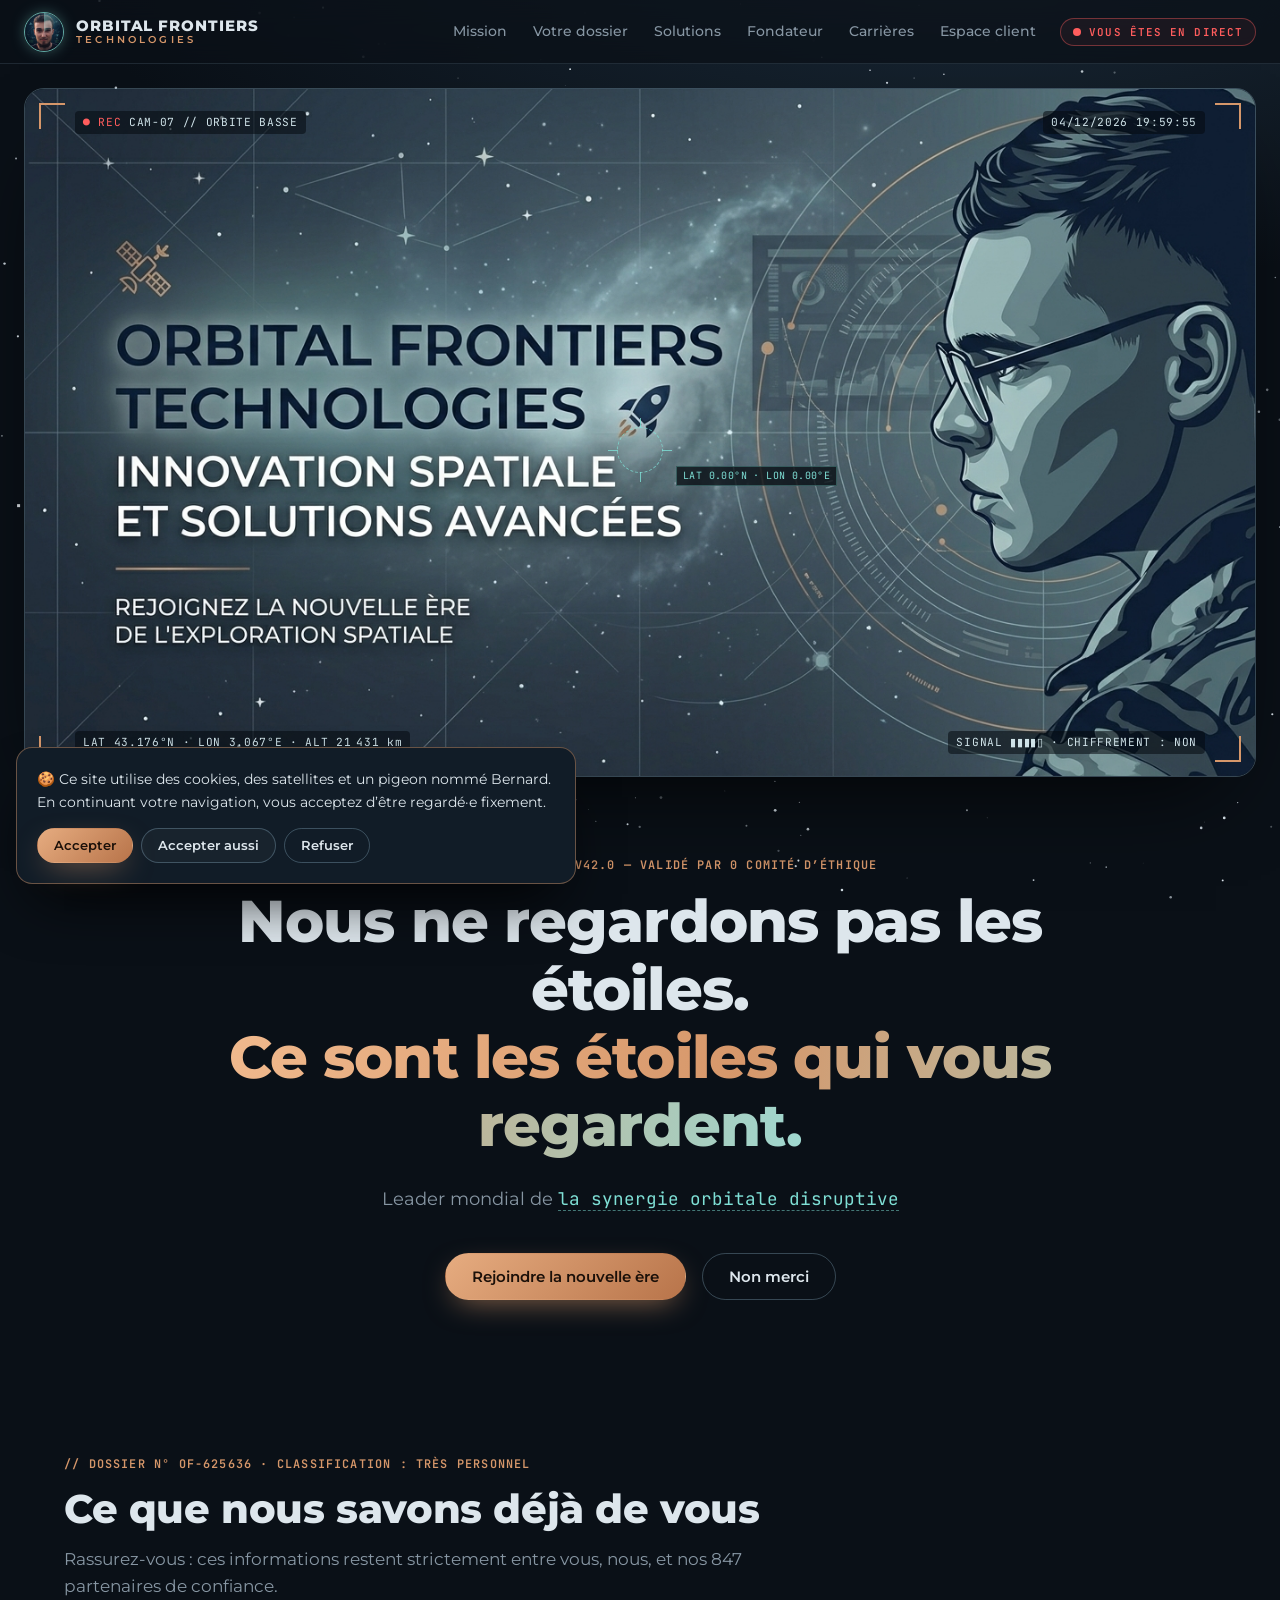
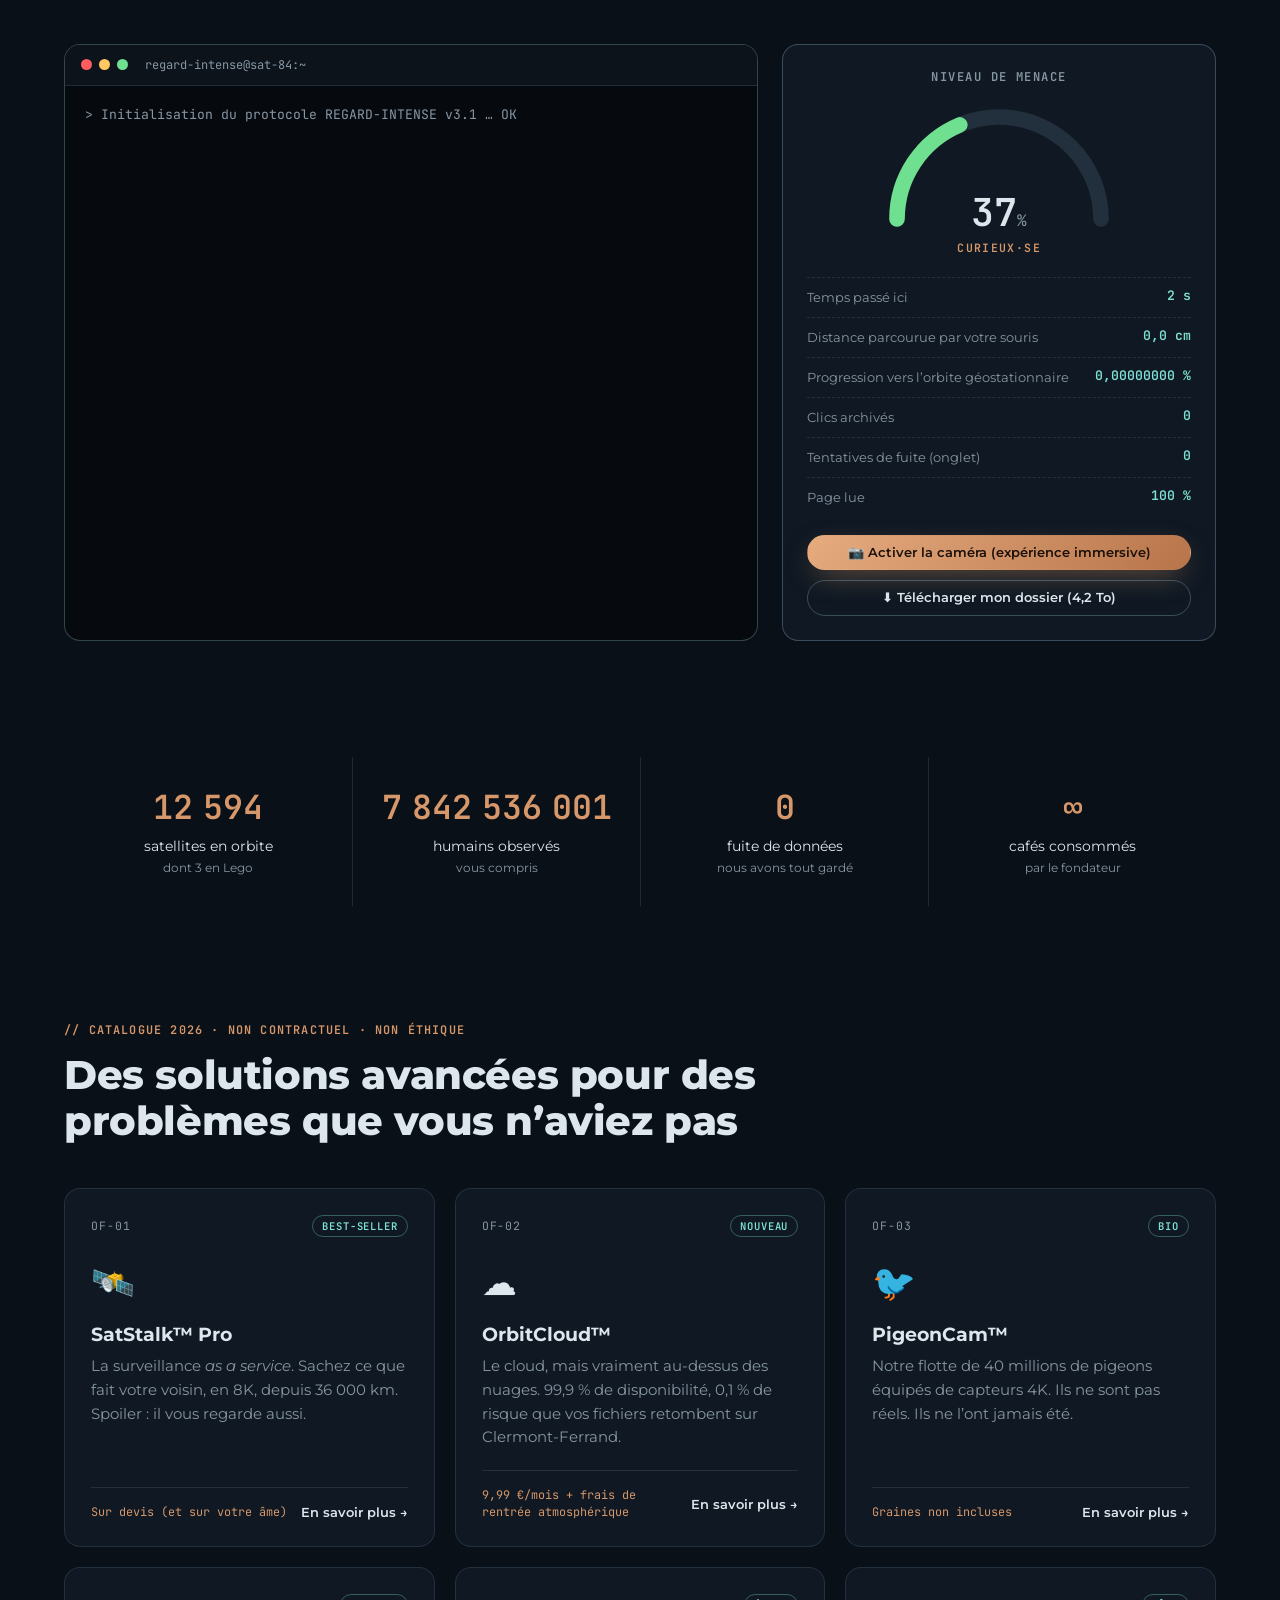
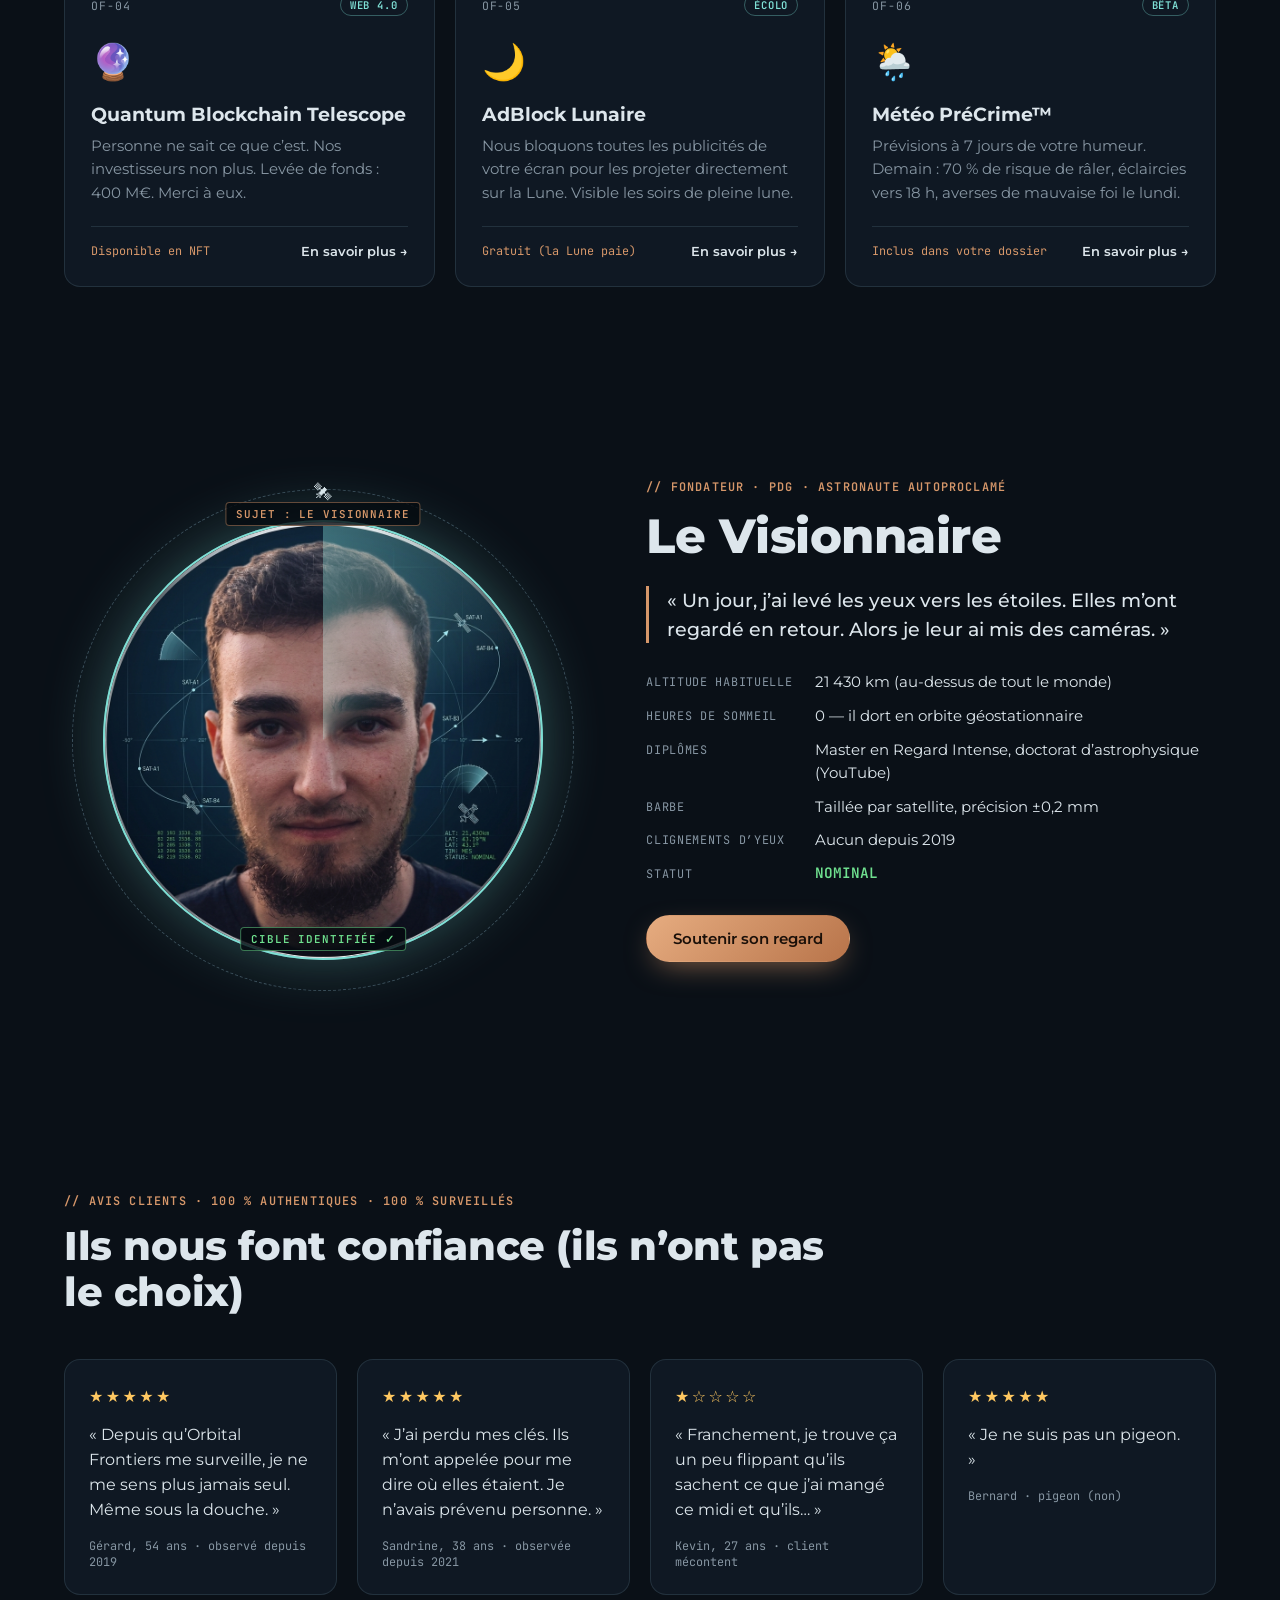
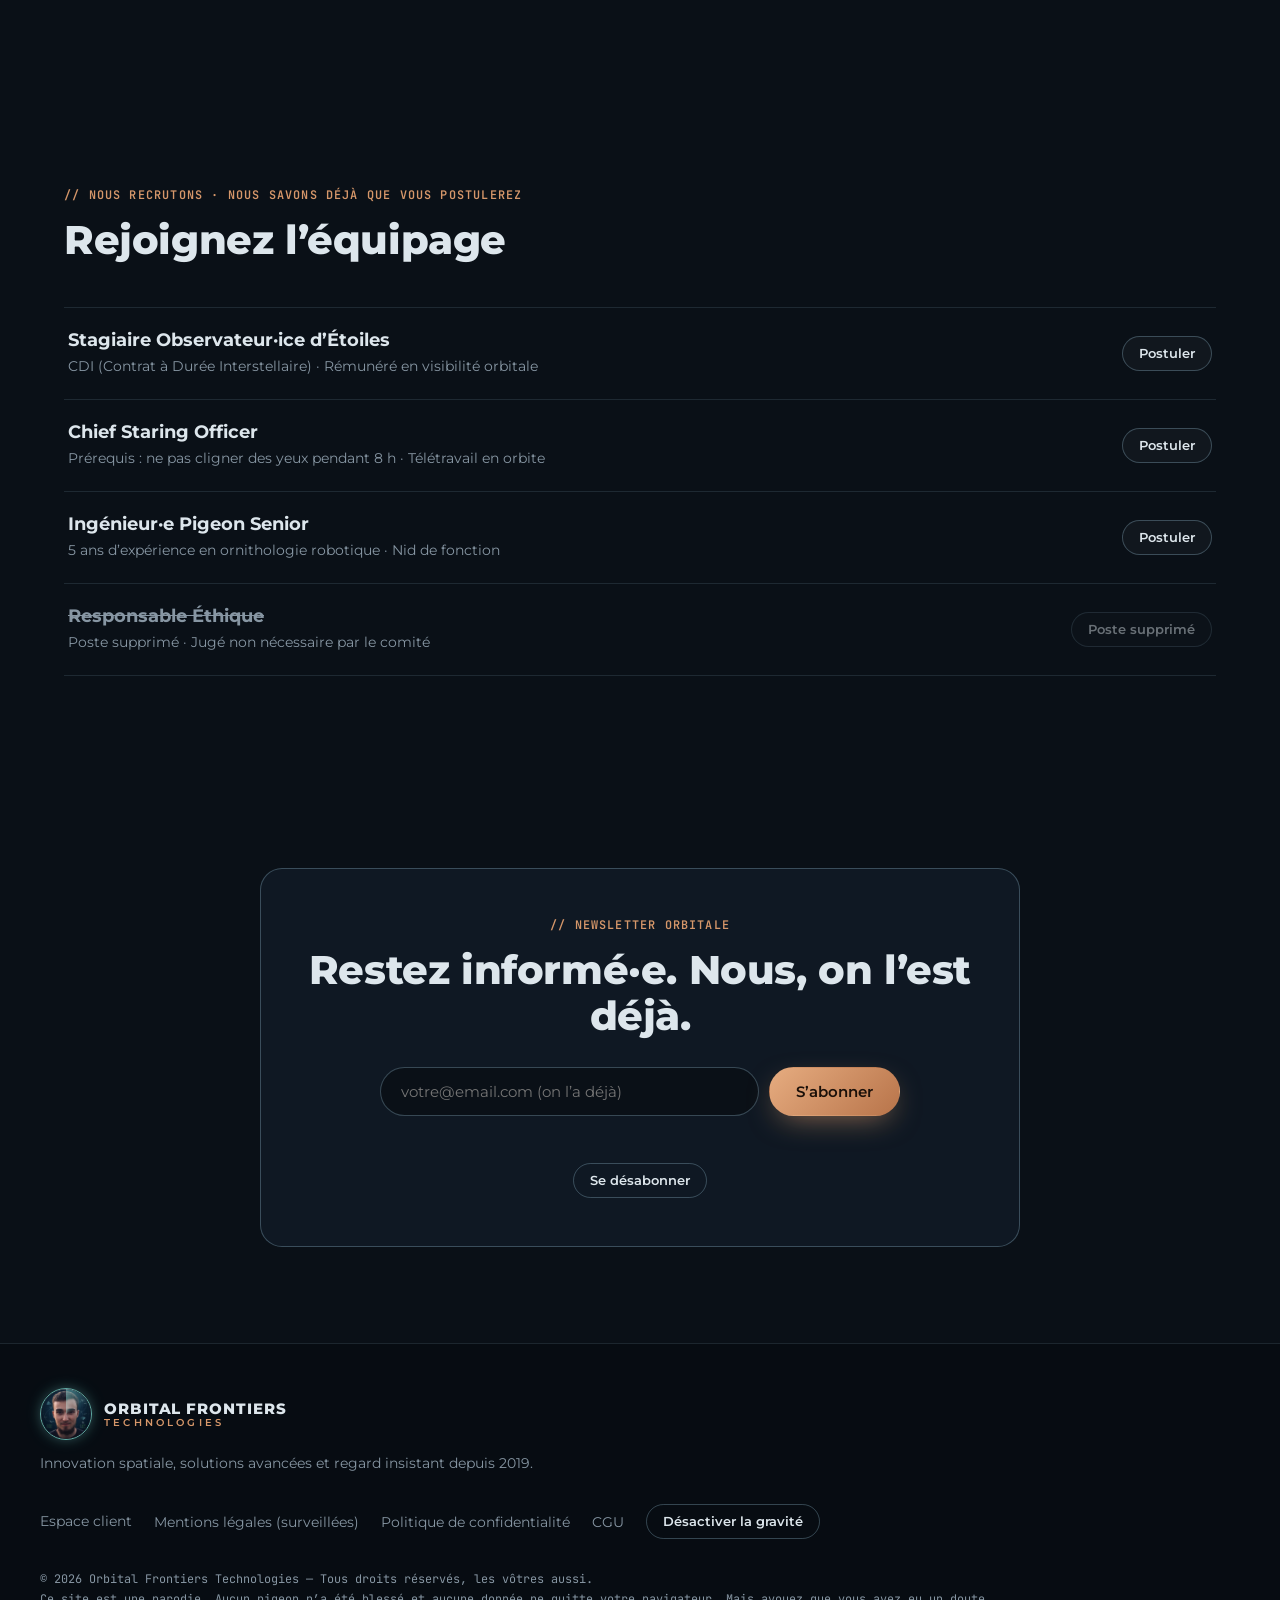
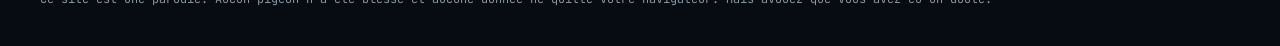
<file: index.html>
<!doctype html>
<html lang="fr">
<head>
  <meta charset="utf-8">
  <meta name="viewport" content="width=device-width, initial-scale=1">
  <title>Orbital Frontiers Technologies — Nous veillons sur vous</title>
  <meta name="description" content="Innovation spatiale, solutions avancées et regard insistant depuis l’orbite basse.">
  <link rel="icon" id="favicon" type="image/jpeg" href="Gemini_Generated_Image_9hmils9hmils9hmi.jpg">
  <link rel="apple-touch-icon" href="Gemini_Generated_Image_9hmils9hmils9hmi.jpg">
  <link rel="preconnect" href="https://fonts.googleapis.com">
  <link rel="preconnect" href="https://fonts.gstatic.com" crossorigin>
  <link href="https://fonts.googleapis.com/css2?family=JetBrains+Mono:wght@400;600&family=Montserrat:wght@400;500;700;800&display=swap" rel="stylesheet">
  <link rel="stylesheet" href="style.css">
</head>
<body>
  <canvas id="stars" aria-hidden="true"></canvas>

  <div id="reticle" aria-hidden="true">
    <div class="ret-ring"></div>
    <div class="ret-cross"></div>
    <span class="ret-label" id="retLabel">LAT 00.00° · LON 00.00°</span>
  </div>

  <header class="topbar">
    <a class="logo" href="#top">
      <span class="logo-mark"><img src="Gemini_Generated_Image_9hmils9hmils9hmi.jpg" alt=""></span>
      <span>Orbital Frontiers<small>Technologies</small></span>
    </a>
    <nav class="nav">
      <a href="#mission">Mission</a>
      <a href="#dossier">Votre dossier</a>
      <a href="#solutions">Solutions</a>
      <a href="#fondateur">Fondateur</a>
      <a href="#carrieres">Carrières</a>
      <a href="espace-client.html">Espace client</a>
    </nav>
    <div class="live-pill"><span class="dot"></span><span class="long">Vous êtes en direct</span><span class="short">Live</span></div>
    <button class="burger" id="burger" aria-label="Menu">☰</button>
  </header>

  <main id="top">
    <!-- HERO -->
    <div class="hero">
      <div class="hero-frame">
        <img src="Gemini_Generated_Image_5p38845p38845p38.jpg" alt="Orbital Frontiers Technologies — Innovation spatiale et solutions avancées. Rejoignez la nouvelle ère de l’exploration spatiale.">
        <div class="scanline"></div>
        <span class="corner tl"></span><span class="corner tr"></span><span class="corner bl"></span><span class="corner br"></span>
        <div class="hud hud-tl"><span class="rec">● REC</span> CAM-07 // ORBITE BASSE</div>
        <div class="hud hud-tr" id="heroClock">--/--/---- --:--:--</div>
        <div class="hud hud-bl" id="heroCoords">LAT 43.19°N · LON 3.07°E · ALT 21 430 km</div>
        <div class="hud hud-br">SIGNAL ▮▮▮▮▯ · CHIFFREMENT : NON</div>
      </div>
    </div>

    <!-- MISSION -->
    <section class="intro" id="mission">
      <p class="kicker">// Mission statement v42.0 — validé par 0 comité d’éthique</p>
      <h1>Nous ne regardons pas les étoiles.<br><span class="accent">Ce sont les étoiles qui vous regardent.</span></h1>
      <p class="buzz">Leader mondial de <span class="buzzword" id="buzzword">la synergie orbitale disruptive</span></p>
      <div class="ctas">
        <button class="btn primary" id="joinBtn">Rejoindre la nouvelle ère</button>
        <button class="btn ghost flee" id="fleeBtn">Non merci</button>
      </div>
    </section>

    <!-- DOSSIER -->
    <section class="dossier" id="dossier">
      <div class="section-head">
        <p class="kicker">// Dossier n° <span id="caseId">OF-000000</span> · Classification : très personnel</p>
        <h2>Ce que nous savons déjà de vous</h2>
        <p class="lead">Rassurez-vous : ces informations restent strictement entre vous, nous, et nos 847 partenaires de confiance.</p>
      </div>
      <div class="dossier-grid">
        <div class="terminal">
          <div class="term-bar"><i></i><i></i><i></i><span>regard-intense@sat-84:~</span></div>
          <div class="term-body" id="term" aria-live="polite"></div>
        </div>
        <aside class="threat">
          <h3>Niveau de menace</h3>
          <svg class="gauge" viewBox="0 0 200 112" aria-hidden="true">
            <path class="g-track" d="M15 100 A85 85 0 0 1 185 100" pathLength="100"/>
            <path class="g-fill" id="gFill" d="M15 100 A85 85 0 0 1 185 100" pathLength="100"/>
          </svg>
          <div class="g-value"><b id="gValue">12</b><small>%</small><span id="gLabel">Inoffensif·ve</span></div>
          <ul class="live-stats">
            <li><span>Temps passé ici</span><b id="sTime">0 s</b></li>
            <li><span>Distance parcourue par votre souris</span><b id="sDist">0 cm</b></li>
            <li><span>Progression vers l’orbite géostationnaire</span><b id="sOrbit">0 %</b></li>
            <li><span>Clics archivés</span><b id="sClicks">0</b></li>
            <li><span>Tentatives de fuite (onglet)</span><b id="sEscapes">0</b></li>
            <li><span>Page lue</span><b id="sScroll">0 %</b></li>
          </ul>
          <div class="threat-actions">
            <button class="btn small primary" id="camBtn">📷 Activer la caméra (expérience immersive)</button>
            <button class="btn small ghost" id="dlBtn">⬇ Télécharger mon dossier (4,2 To)</button>
          </div>
        </aside>
      </div>
    </section>

    <!-- STATS -->
    <section class="stats">
      <div class="stat"><b data-count="12847">0</b><span>satellites en orbite<small>dont 3 en Lego</small></span></div>
      <div class="stat wide"><b data-count="8000000001" id="humans">0</b><span>humains observés<small>vous compris</small></span></div>
      <div class="stat"><b data-count="0">0</b><span>fuite de données<small>nous avons tout gardé</small></span></div>
      <div class="stat"><b>∞</b><span>cafés consommés<small>par le fondateur</small></span></div>
    </section>

    <!-- SOLUTIONS -->
    <section class="solutions" id="solutions">
      <div class="section-head">
        <p class="kicker">// Catalogue 2026 · Non contractuel · Non éthique</p>
        <h2>Des solutions avancées pour des problèmes que vous n’aviez pas</h2>
      </div>
      <div class="cards">
        <article class="card">
          <div class="card-top"><span class="code">OF-01</span><span class="badge">Best-seller</span></div>
          <div class="icon">🛰️</div>
          <h3>SatStalk™ Pro</h3>
          <p>La surveillance <em>as a service</em>. Sachez ce que fait votre voisin, en 8K, depuis 36 000 km. Spoiler : il vous regarde aussi.</p>
          <div class="card-foot"><span class="price">Sur devis (et sur votre âme)</span><button class="more">En savoir plus →</button></div>
        </article>
        <article class="card">
          <div class="card-top"><span class="code">OF-02</span><span class="badge">Nouveau</span></div>
          <div class="icon">☁️</div>
          <h3>OrbitCloud™</h3>
          <p>Le cloud, mais vraiment au-dessus des nuages. 99,9 % de disponibilité, 0,1 % de risque que vos fichiers retombent sur Clermont-Ferrand.</p>
          <div class="card-foot"><span class="price">9,99 €/mois + frais de rentrée atmosphérique</span><button class="more">En savoir plus →</button></div>
        </article>
        <article class="card">
          <div class="card-top"><span class="code">OF-03</span><span class="badge">Bio</span></div>
          <div class="icon">🐦</div>
          <h3>PigeonCam™</h3>
          <p>Notre flotte de 40 millions de pigeons équipés de capteurs 4K. Ils ne sont pas réels. Ils ne l’ont jamais été.</p>
          <div class="card-foot"><span class="price">Graines non incluses</span><button class="more">En savoir plus →</button></div>
        </article>
        <article class="card">
          <div class="card-top"><span class="code">OF-04</span><span class="badge">Web 4.0</span></div>
          <div class="icon">🔮</div>
          <h3>Quantum Blockchain Telescope</h3>
          <p>Personne ne sait ce que c’est. Nos investisseurs non plus. Levée de fonds : 400 M€. Merci à eux.</p>
          <div class="card-foot"><span class="price">Disponible en NFT</span><button class="more">En savoir plus →</button></div>
        </article>
        <article class="card">
          <div class="card-top"><span class="code">OF-05</span><span class="badge">Écolo</span></div>
          <div class="icon">🌙</div>
          <h3>AdBlock Lunaire</h3>
          <p>Nous bloquons toutes les publicités de votre écran pour les projeter directement sur la Lune. Visible les soirs de pleine lune.</p>
          <div class="card-foot"><span class="price">Gratuit (la Lune paie)</span><button class="more">En savoir plus →</button></div>
        </article>
        <article class="card">
          <div class="card-top"><span class="code">OF-06</span><span class="badge">Bêta</span></div>
          <div class="icon">🌦️</div>
          <h3>Météo PréCrime™</h3>
          <p>Prévisions à 7 jours de votre humeur. Demain : 70 % de risque de râler, éclaircies vers 18 h, averses de mauvaise foi le lundi.</p>
          <div class="card-foot"><span class="price">Inclus dans votre dossier</span><button class="more">En savoir plus →</button></div>
        </article>
      </div>
    </section>

    <!-- FONDATEUR -->
    <section class="founder" id="fondateur">
      <div class="radar" id="radar">
        <div class="orbit-ring"></div>
        <div class="pulse"></div>
        <div class="photo">
          <img src="Gemini_Generated_Image_9hmils9hmils9hmi.jpg" alt="Le fondateur d’Orbital Frontiers Technologies, sous surveillance satellite">
          <div class="sweep"></div>
        </div>
        <span class="tag tag-top">SUJET : LE VISIONNAIRE</span>
        <span class="tag tag-lock">CIBLE IDENTIFIÉE ✓</span>
      </div>
      <div class="founder-text">
        <p class="kicker">// Fondateur · PDG · Astronaute autoproclamé</p>
        <h2>Le Visionnaire</h2>
        <blockquote>« Un jour, j’ai levé les yeux vers les étoiles. Elles m’ont regardé en retour. Alors je leur ai mis des caméras. »</blockquote>
        <dl class="facts">
          <dt>Altitude habituelle</dt><dd>21 430 km (au-dessus de tout le monde)</dd>
          <dt>Heures de sommeil</dt><dd>0 — il dort en orbite géostationnaire</dd>
          <dt>Diplômes</dt><dd>Master en Regard Intense, doctorat d’astrophysique (YouTube)</dd>
          <dt>Barbe</dt><dd>Taillée par satellite, précision ±0,2 mm</dd>
          <dt>Clignements d’yeux</dt><dd>Aucun depuis 2019</dd>
          <dt>Statut</dt><dd class="ok">NOMINAL</dd>
        </dl>
        <button class="btn primary" id="stareBtn">Soutenir son regard</button>
        <p class="stare-out mono" id="stareOut" aria-live="polite"></p>
      </div>
    </section>

    <!-- TEMOIGNAGES -->
    <section class="testimonials" id="temoignages">
      <div class="section-head">
        <p class="kicker">// Avis clients · 100 % authentiques · 100 % surveillés</p>
        <h2>Ils nous font confiance (ils n’ont pas le choix)</h2>
      </div>
      <div class="quotes">
        <figure class="quote">
          <div class="stars">★★★★★</div>
          <p>« Depuis qu’Orbital Frontiers me surveille, je ne me sens plus jamais seul. Même sous la douche. »</p>
          <figcaption>Gérard, 54 ans · observé depuis 2019</figcaption>
        </figure>
        <figure class="quote">
          <div class="stars">★★★★★</div>
          <p>« J’ai perdu mes clés. Ils m’ont appelée pour me dire où elles étaient. Je n’avais prévenu personne. »</p>
          <figcaption>Sandrine, 38 ans · observée depuis 2021</figcaption>
        </figure>
        <figure class="quote" id="doomed">
          <div class="stars">★☆☆☆☆</div>
          <p>« Franchement, je trouve ça un peu flippant qu’ils sachent ce que j’ai mangé ce midi et qu’ils… »</p>
          <figcaption>Kevin, 27 ans · client mécontent</figcaption>
        </figure>
        <figure class="quote">
          <div class="stars">★★★★★</div>
          <p>« Je ne suis pas un pigeon. »</p>
          <figcaption>Bernard · pigeon (non)</figcaption>
        </figure>
      </div>
    </section>

    <!-- CARRIERES -->
    <section class="careers" id="carrieres">
      <div class="section-head">
        <p class="kicker">// Nous recrutons · Nous savons déjà que vous postulerez</p>
        <h2>Rejoignez l’équipage</h2>
      </div>
      <ul class="jobs">
        <li class="job">
          <div><h3>Stagiaire Observateur·ice d’Étoiles</h3><p>CDI (Contrat à Durée Interstellaire) · Rémunéré en visibilité orbitale</p></div>
          <button class="btn small apply">Postuler</button>
        </li>
        <li class="job">
          <div><h3>Chief Staring Officer</h3><p>Prérequis : ne pas cligner des yeux pendant 8 h · Télétravail en orbite</p></div>
          <button class="btn small apply">Postuler</button>
        </li>
        <li class="job">
          <div><h3>Ingénieur·e Pigeon Senior</h3><p>5 ans d’expérience en ornithologie robotique · Nid de fonction</p></div>
          <button class="btn small apply">Postuler</button>
        </li>
        <li class="job dead">
          <div><h3>Responsable Éthique</h3><p>Poste supprimé · Jugé non nécessaire par le comité</p></div>
          <button class="btn small" disabled>Poste supprimé</button>
        </li>
      </ul>
    </section>

    <!-- NEWSLETTER -->
    <section class="newsletter">
      <div class="news-card">
        <p class="kicker">// Newsletter orbitale</p>
        <h2>Restez informé·e. Nous, on l’est déjà.</h2>
        <form class="news-form" id="newsForm" novalidate>
          <input type="email" id="newsEmail" placeholder="votre@email.com (on l’a déjà)" aria-label="Adresse e-mail" autocomplete="off">
          <button class="btn primary" type="submit">S’abonner</button>
        </form>
        <p class="news-out mono" id="newsOut" aria-live="polite"></p>
        <button class="btn small ghost flee" id="unsubBtn" type="button">Se désabonner</button>
      </div>
    </section>
  </main>

  <footer class="footer">
    <div class="foot-inner">
      <div>
        <a class="logo" href="#top">
          <span class="logo-mark big"><img src="Gemini_Generated_Image_9hmils9hmils9hmi.jpg" alt=""></span>
          <span>Orbital Frontiers<small>Technologies</small></span>
        </a>
        <p class="muted">Innovation spatiale, solutions avancées et regard insistant depuis 2019.</p>
      </div>
      <div class="foot-links">
        <a class="link" href="espace-client.html">Espace client</a>
        <button class="link" data-troll="legal">Mentions légales (surveillées)</button>
        <button class="link" data-troll="privacy">Politique de confidentialité</button>
        <button class="link" data-troll="cgu">CGU</button>
        <button class="btn small ghost" id="gravBtn">Désactiver la gravité</button>
      </div>
    </div>
    <p class="fine">© 2026 Orbital Frontiers Technologies — Tous droits réservés, les vôtres aussi.<br>
      Ce site est une parodie. Aucun pigeon n’a été blessé et aucune donnée ne quitte votre navigateur. Mais avouez que vous avez eu un doute.</p>
  </footer>

  <div class="cookie" id="cookie" role="dialog" aria-label="Cookies">
    <p>🍪 Ce site utilise des cookies, des satellites et un pigeon nommé Bernard. En continuant votre navigation, vous acceptez d’être regardé·e fixement.</p>
    <div class="cookie-actions">
      <button class="btn small primary" data-cookie="yes">Accepter</button>
      <button class="btn small" data-cookie="yes2">Accepter aussi</button>
      <button class="btn small ghost" data-cookie="no">Refuser</button>
    </div>
  </div>

  <div class="toasts" id="toasts" aria-live="polite"></div>

  <div class="modal" id="modal" hidden>
    <div class="modal-card" role="dialog" aria-modal="true">
      <button class="modal-x" id="modalX" aria-label="Fermer">×</button>
      <div id="modalBody"></div>
    </div>
  </div>

  <script src="script.js"></script>
</body>
</html>
</file>
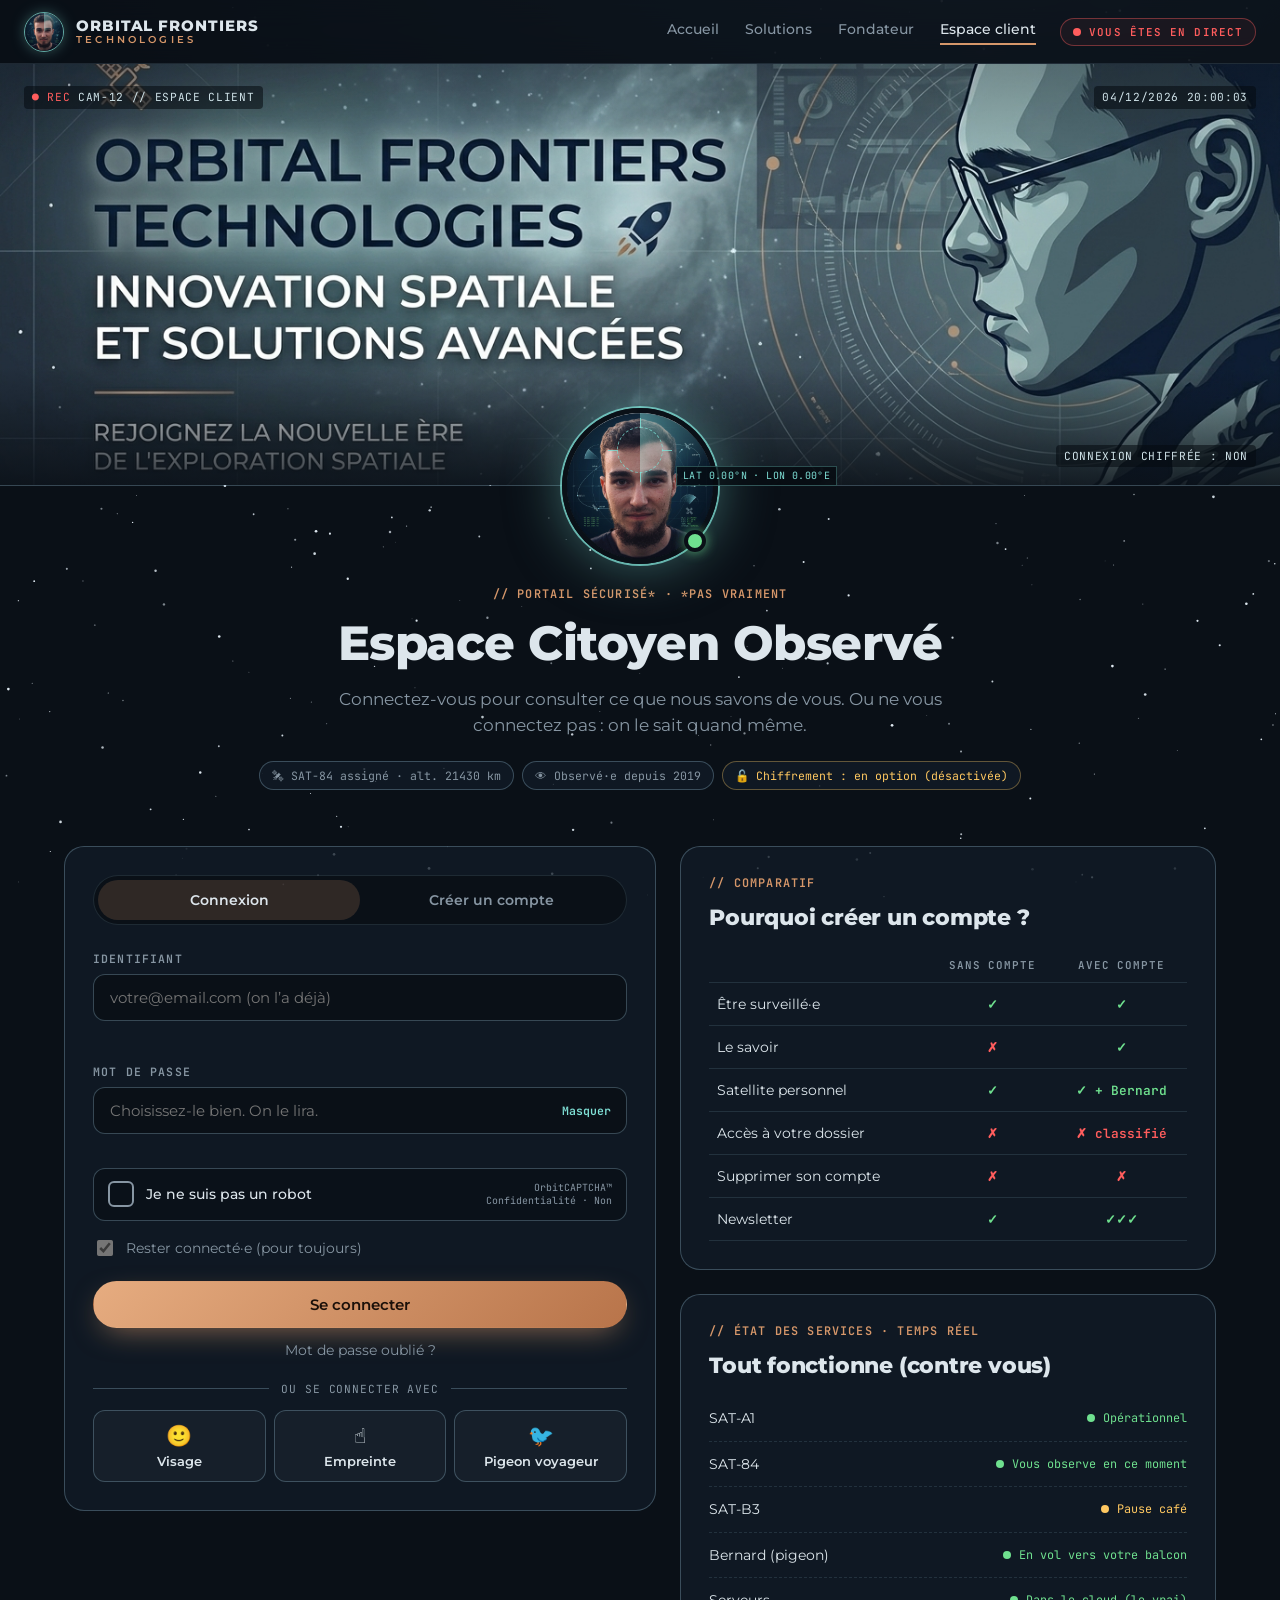
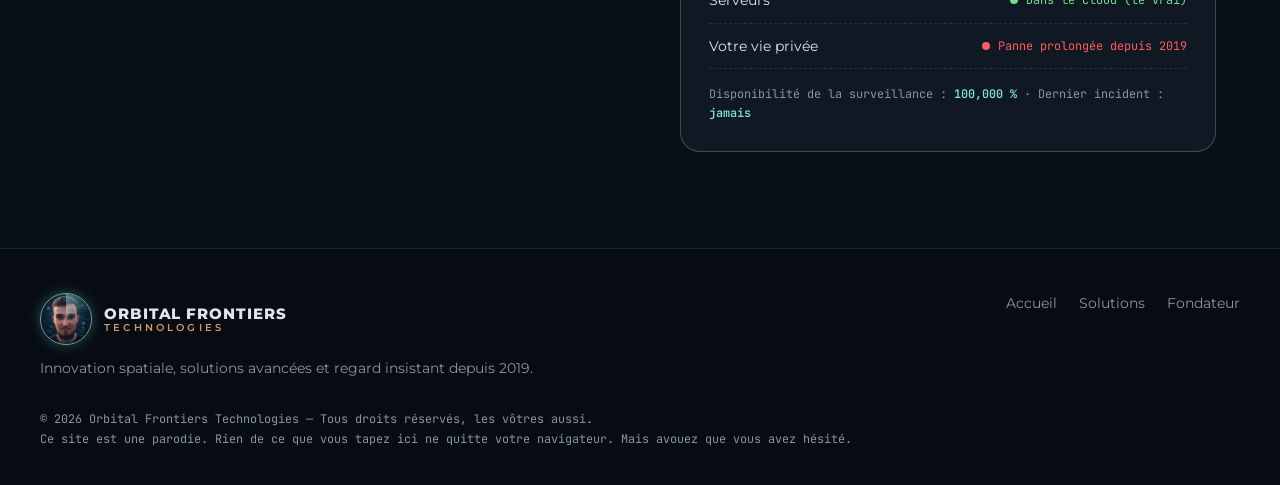
<file: espace-client.html>
<!doctype html>
<html lang="fr">
<head>
  <meta charset="utf-8">
  <meta name="viewport" content="width=device-width, initial-scale=1">
  <title>Espace client — Orbital Frontiers Technologies</title>
  <meta name="description" content="Connectez-vous pour consulter ce que nous savons de vous.">
  <link rel="icon" id="favicon" type="image/jpeg" href="Gemini_Generated_Image_9hmils9hmils9hmi.jpg">
  <link rel="apple-touch-icon" href="Gemini_Generated_Image_9hmils9hmils9hmi.jpg">
  <link rel="preconnect" href="https://fonts.googleapis.com">
  <link rel="preconnect" href="https://fonts.gstatic.com" crossorigin>
  <link href="https://fonts.googleapis.com/css2?family=JetBrains+Mono:wght@400;600&family=Montserrat:wght@400;500;700;800&display=swap" rel="stylesheet">
  <link rel="stylesheet" href="style.css">
  <link rel="stylesheet" href="espace-client.css">
</head>
<body>
  <canvas id="stars" aria-hidden="true"></canvas>

  <div id="reticle" aria-hidden="true">
    <div class="ret-ring"></div>
    <div class="ret-cross"></div>
    <span class="ret-label" id="retLabel">LAT 00.00° · LON 00.00°</span>
  </div>

  <header class="topbar">
    <a class="logo" href="index.html">
      <span class="logo-mark"><img src="Gemini_Generated_Image_9hmils9hmils9hmi.jpg" alt=""></span>
      <span>Orbital Frontiers<small>Technologies</small></span>
    </a>
    <nav class="nav">
      <a href="index.html">Accueil</a>
      <a href="index.html#solutions">Solutions</a>
      <a href="index.html#fondateur">Fondateur</a>
      <a href="espace-client.html" class="active" aria-current="page">Espace client</a>
    </nav>
    <div class="live-pill"><span class="dot"></span><span class="long">Vous êtes en direct</span><span class="short">Live</span></div>
    <button class="burger" id="burger" aria-label="Menu">☰</button>
  </header>

  <main>
    <!-- BANNIÈRE -->
    <div class="banner">
      <img src="Gemini_Generated_Image_5p38845p38845p38.jpg" alt="Orbital Frontiers Technologies — Innovation spatiale et solutions avancées">
      <div class="scanline"></div>
      <div class="hud hud-tl"><span class="rec">● REC</span> CAM-12 // ESPACE CLIENT</div>
      <div class="hud hud-tr" id="heroClock">--/--/---- --:--:--</div>
      <div class="hud hud-br">CONNEXION CHIFFRÉE : NON</div>
    </div>

    <!-- PROFIL -->
    <div class="profile">
      <div class="avatar-wrap">
        <span class="logo-mark avatar"><img src="Gemini_Generated_Image_9hmils9hmils9hmi.jpg" alt="Logo Orbital Frontiers : le Visionnaire"></span>
        <span class="avatar-dot" title="En ligne (toujours)"></span>
      </div>
      <p class="kicker">// Portail sécurisé* · *pas vraiment</p>
      <h1>Espace Citoyen Observé</h1>
      <p class="lead">Connectez-vous pour consulter ce que nous savons de vous. Ou ne vous connectez pas : on le sait quand même.</p>
      <div class="chips">
        <span class="chip">🛰 SAT-84 assigné · alt. 21430 km</span>
        <span class="chip">👁 Observé·e depuis 2019</span>
        <span class="chip warn">🔓 Chiffrement : en option (désactivée)</span>
      </div>
    </div>

    <!-- PORTAIL -->
    <div class="portal">
      <form class="panel login" id="loginForm" novalidate autocomplete="off">
        <div class="tabs" role="tablist">
          <button type="button" class="tab active" role="tab" aria-selected="true">Connexion</button>
          <button type="button" class="tab" role="tab" aria-selected="false" id="signupTab">Créer un compte</button>
        </div>

        <div class="field">
          <label for="loginId">Identifiant</label>
          <input type="text" id="loginId" placeholder="votre@email.com (on l’a déjà)" spellcheck="false">
          <p class="hint" id="idHint" aria-live="polite"></p>
        </div>

        <div class="field">
          <label for="loginPw">Mot de passe</label>
          <div class="input-row">
            <input type="text" id="loginPw" placeholder="Choisissez-le bien. On le lira." spellcheck="false">
            <button type="button" class="reveal" id="revealBtn">Masquer</button>
          </div>
          <ul class="rules" id="rules" aria-live="polite"></ul>
          <p class="pw-final" id="pwFinal" aria-live="polite"></p>
        </div>

        <div class="robot" id="robot">
          <button type="button" class="robot-check" id="robotBtn"><span class="box"></span>Je ne suis pas un robot</button>
          <span class="robot-brand">OrbitCAPTCHA™<br>Confidentialité · Non</span>
        </div>

        <label class="remember"><input type="checkbox" checked disabled> Rester connecté·e (pour toujours)</label>

        <button class="btn primary block" type="submit">Se connecter</button>
        <button class="link forgot" type="button" id="forgotBtn">Mot de passe oublié ?</button>

        <div class="divider">ou se connecter avec</div>
        <div class="alt-logins">
          <button type="button" class="btn small alt" id="faceBtn"><span>🙂</span>Visage</button>
          <button type="button" class="btn small alt" id="fingerBtn"><span>☝️</span>Empreinte</button>
          <button type="button" class="btn small alt" id="pigeonBtn"><span>🐦</span>Pigeon voyageur</button>
        </div>
      </form>

      <div class="side">
        <section class="panel">
          <p class="kicker">// Comparatif</p>
          <h2 class="panel-title">Pourquoi créer un compte ?</h2>
          <table class="compare">
            <thead><tr><th></th><th>Sans compte</th><th>Avec compte</th></tr></thead>
            <tbody>
              <tr><td>Être surveillé·e</td><td class="c yes">✓</td><td class="c yes">✓</td></tr>
              <tr><td>Le savoir</td><td class="c no">✗</td><td class="c yes">✓</td></tr>
              <tr><td>Satellite personnel</td><td class="c yes">✓</td><td class="c yes">✓ + Bernard</td></tr>
              <tr><td>Accès à votre dossier</td><td class="c no">✗</td><td class="c no">✗ classifié</td></tr>
              <tr><td>Supprimer son compte</td><td class="c no">✗</td><td class="c no">✗</td></tr>
              <tr><td>Newsletter</td><td class="c yes">✓</td><td class="c yes">✓✓✓</td></tr>
            </tbody>
          </table>
        </section>

        <section class="panel">
          <p class="kicker">// État des services · temps réel</p>
          <h2 class="panel-title">Tout fonctionne (contre vous)</h2>
          <ul class="status-list">
            <li><span>SAT-A1</span><span class="st ok">Opérationnel</span></li>
            <li><span>SAT-84</span><span class="st ok">Vous observe en ce moment</span></li>
            <li><span>SAT-B3</span><span class="st warn">Pause café</span></li>
            <li><span>Bernard (pigeon)</span><span class="st ok">En vol vers votre balcon</span></li>
            <li><span>Serveurs</span><span class="st ok">Dans le cloud (le vrai)</span></li>
            <li><span>Votre vie privée</span><span class="st down">Panne prolongée depuis 2019</span></li>
          </ul>
          <p class="uptime mono">Disponibilité de la surveillance : <b>100,000 %</b> · Dernier incident : <b>jamais</b></p>
        </section>
      </div>
    </div>
  </main>

  <footer class="footer">
    <div class="foot-inner">
      <div>
        <a class="logo" href="index.html">
          <span class="logo-mark big"><img src="Gemini_Generated_Image_9hmils9hmils9hmi.jpg" alt=""></span>
          <span>Orbital Frontiers<small>Technologies</small></span>
        </a>
        <p class="muted">Innovation spatiale, solutions avancées et regard insistant depuis 2019.</p>
      </div>
      <div class="foot-links">
        <a class="link" href="index.html">Accueil</a>
        <a class="link" href="index.html#solutions">Solutions</a>
        <a class="link" href="index.html#fondateur">Fondateur</a>
      </div>
    </div>
    <p class="fine">© 2026 Orbital Frontiers Technologies — Tous droits réservés, les vôtres aussi.<br>
      Ce site est une parodie. Rien de ce que vous tapez ici ne quitte votre navigateur. Mais avouez que vous avez hésité.</p>
  </footer>

  <div class="toasts" id="toasts" aria-live="polite"></div>

  <div class="modal" id="modal" hidden>
    <div class="modal-card" role="dialog" aria-modal="true">
      <button class="modal-x" id="modalX" aria-label="Fermer">×</button>
      <div id="modalBody"></div>
    </div>
  </div>

  <script src="espace-client.js"></script>
</body>
</html>
</file>
<file: style.css>
:root {
  --bg: #0a1017;
  --panel: rgba(17, 28, 39, 0.78);
  --panel-solid: #111c27;
  --line: rgba(150, 190, 210, 0.15);
  --line-strong: rgba(150, 190, 210, 0.32);
  --text: #dde6ec;
  --muted: #8796a3;
  --copper: #d6976a;
  --cyan: #7fe0d6;
  --green: #6fe08f;
  --amber: #ffc861;
  --red: #ff5d5d;
  --radius: 16px;
  --font: 'Montserrat', system-ui, sans-serif;
  --mono: 'JetBrains Mono', ui-monospace, Consolas, monospace;
  color-scheme: dark;
}

* { box-sizing: border-box; }
html { scroll-behavior: smooth; scroll-padding-top: 84px; }
body {
  margin: 0;
  background: radial-gradient(ellipse 120% 70% at 75% -10%, #1c2c3b 0%, transparent 60%), var(--bg);
  background-attachment: fixed;
  color: var(--text);
  font-family: var(--font);
  line-height: 1.6;
  overflow-x: hidden;
}
body.modal-open { overflow: hidden; }
img { max-width: 100%; display: block; }
a { color: inherit; text-decoration: none; }
button { font-family: inherit; }
.mono { font-family: var(--mono); }
.muted { color: var(--muted); }

#stars { position: fixed; inset: 0; z-index: 0; pointer-events: none; }
main, footer { position: relative; z-index: 1; }

/* ---------- Reticle ---------- */
#reticle { position: fixed; left: 0; top: 0; width: 0; height: 0; z-index: 90; pointer-events: none; display: none; }
.has-reticle #reticle { display: block; }
.ret-ring {
  position: absolute; left: -23px; top: -23px; width: 46px; height: 46px;
  border: 1px dashed rgba(127, 224, 214, 0.75); border-radius: 50%;
  animation: spin 6s linear infinite;
  transition: all 0.2s ease;
}
.ret-cross {
  position: absolute; left: -32px; top: -32px; width: 64px; height: 64px; opacity: 0.8;
  background:
    linear-gradient(to right, var(--cyan) 0 10px, transparent 10px calc(100% - 10px), var(--cyan) calc(100% - 10px)) center / 100% 1px no-repeat,
    linear-gradient(to bottom, var(--cyan) 0 10px, transparent 10px calc(100% - 10px), var(--cyan) calc(100% - 10px)) center / 1px 100% no-repeat;
}
.ret-label {
  position: absolute; left: 36px; top: 16px; white-space: nowrap;
  font: 10px/1.4 var(--mono); color: var(--cyan); letter-spacing: 0.04em;
  background: rgba(5, 10, 15, 0.75); border: 1px solid rgba(127, 224, 214, 0.3); padding: 2px 6px;
}
#reticle.locked .ret-ring { left: -15px; top: -15px; width: 30px; height: 30px; border: 1.5px solid var(--red); }
#reticle.locked .ret-label { color: var(--red); border-color: rgba(255, 93, 93, 0.45); }

/* ---------- Topbar ---------- */
.topbar {
  position: fixed; top: 0; left: 0; right: 0; z-index: 40; height: 64px;
  display: flex; align-items: center; gap: 24px; padding: 0 24px;
  background: rgba(10, 16, 23, 0.72); backdrop-filter: blur(14px); -webkit-backdrop-filter: blur(14px);
  border-bottom: 1px solid var(--line);
}
.logo { display: flex; align-items: center; gap: 12px; color: var(--copper); }
.logo-mark {
  display: block; position: relative; flex-shrink: 0; width: 40px; height: 40px; border-radius: 50%; overflow: hidden;
  border: 1.5px solid rgba(127, 224, 214, 0.75); box-shadow: 0 0 16px -4px rgba(127, 224, 214, 0.6);
}
.logo-mark img { width: 100%; height: 100%; object-fit: cover; transform: scale(1.08); }
.logo-mark::after {
  content: ''; position: absolute; inset: 0; border-radius: 50%;
  background: conic-gradient(from 0deg, rgba(127, 224, 214, 0.45), transparent 70deg);
  mix-blend-mode: screen; animation: spin 4s linear infinite;
}
.logo-mark.big { width: 52px; height: 52px; }
.logo > span:not(.logo-mark) {
  display: flex; flex-direction: column; line-height: 1.05;
  font-weight: 800; font-size: 0.95rem; letter-spacing: 0.06em; text-transform: uppercase; color: var(--text);
}
.logo small { font-size: 0.62rem; font-weight: 600; letter-spacing: 0.32em; color: var(--copper); }
.nav { display: flex; gap: 26px; margin-left: auto; }
.nav a { font-size: 0.86rem; font-weight: 500; color: var(--muted); transition: color 0.2s; }
.nav a:hover { color: var(--text); }
.live-pill {
  display: flex; align-items: center; gap: 8px; flex-shrink: 0;
  font: 600 0.68rem var(--mono); letter-spacing: 0.1em; text-transform: uppercase; color: var(--red);
  border: 1px solid rgba(255, 93, 93, 0.4); border-radius: 999px; padding: 6px 12px;
  background: rgba(255, 93, 93, 0.06);
}
.live-pill .short { display: none; }
.dot { width: 8px; height: 8px; border-radius: 50%; background: var(--red); box-shadow: 0 0 0 0 rgba(255, 93, 93, 0.6); animation: ping 1.6s infinite; }
.burger {
  display: none; margin-left: 4px; width: 40px; height: 40px; border-radius: 10px;
  background: transparent; border: 1px solid var(--line-strong); color: var(--text); font-size: 1.1rem; cursor: pointer;
}

/* ---------- Hero ---------- */
.hero { max-width: 1280px; margin: 0 auto; padding: 88px 24px 0; }
.hero-frame { position: relative; border-radius: 20px; overflow: hidden; border: 1px solid var(--line-strong); box-shadow: 0 40px 90px -40px rgba(0, 0, 0, 0.9); }
.hero-frame img { width: 100%; height: auto; }
.scanline {
  position: absolute; left: 0; right: 0; top: -30%; height: 30%; pointer-events: none;
  background: linear-gradient(to bottom, transparent, rgba(127, 224, 214, 0.1) 70%, rgba(127, 224, 214, 0.35) 98%, transparent);
  mix-blend-mode: screen; animation: scan 5.5s linear infinite;
}
.corner { position: absolute; width: 26px; height: 26px; border-color: var(--copper); border-style: solid; border-width: 0; }
.corner.tl { top: 14px; left: 14px; border-top-width: 2px; border-left-width: 2px; }
.corner.tr { top: 14px; right: 14px; border-top-width: 2px; border-right-width: 2px; }
.corner.bl { bottom: 14px; left: 14px; border-bottom-width: 2px; border-left-width: 2px; }
.corner.br { bottom: 14px; right: 14px; border-bottom-width: 2px; border-right-width: 2px; }
.hud {
  position: absolute; font: 0.7rem/1.3 var(--mono); letter-spacing: 0.06em; color: #cfe2e8;
  background: rgba(5, 10, 15, 0.55); padding: 4px 8px; border-radius: 4px;
}
.hud-tl { top: 22px; left: 50px; }
.hud-tr { top: 22px; right: 50px; }
.hud-bl { bottom: 22px; left: 50px; }
.hud-br { bottom: 22px; right: 50px; }
.rec { color: var(--red); animation: blink 1.2s steps(2) infinite; }

/* ---------- Sections ---------- */
section { max-width: 1200px; margin: 0 auto; padding: 96px 24px; }
.kicker {
  margin: 0 0 14px; font: 600 0.74rem var(--mono); letter-spacing: 0.1em; text-transform: uppercase; color: var(--copper);
}
.section-head { max-width: 760px; margin-bottom: 44px; }
h1, h2, h3 { margin: 0; line-height: 1.15; }
h2 { font-size: clamp(1.7rem, 3.4vw, 2.5rem); font-weight: 800; letter-spacing: -0.01em; }
.lead { color: var(--muted); font-size: 1.05rem; margin: 14px 0 0; }

/* ---------- Intro ---------- */
.intro { text-align: center; padding-top: 80px; padding-bottom: 60px; }
.intro h1 { font-size: clamp(2rem, 5vw, 3.7rem); font-weight: 800; letter-spacing: -0.015em; max-width: 980px; margin: 0 auto; }
.accent {
  background: linear-gradient(100deg, #f0b98d, var(--copper) 45%, #9fd8d0);
  -webkit-background-clip: text; background-clip: text; color: transparent;
}
.buzz { margin: 26px 0 0; color: var(--muted); font-size: 1.1rem; }
.buzzword { font-family: var(--mono); color: var(--cyan); border-bottom: 1px dashed rgba(127, 224, 214, 0.5); white-space: nowrap; }
.ctas { margin-top: 40px; display: flex; justify-content: center; align-items: center; gap: 16px; flex-wrap: wrap; }

/* ---------- Buttons ---------- */
.btn {
  font: 600 0.95rem/1 var(--font); padding: 15px 26px; border-radius: 999px; cursor: pointer;
  border: 1px solid var(--line-strong); background: rgba(255, 255, 255, 0.03); color: var(--text);
  transition: transform 0.25s, background 0.2s, border-color 0.2s, box-shadow 0.2s;
}
.btn:hover { border-color: var(--copper); }
.btn.primary {
  background: linear-gradient(135deg, #e6ac80, #b8744a); color: #1b1009; border-color: transparent;
  box-shadow: 0 10px 30px -10px rgba(214, 151, 106, 0.7);
}
.btn.primary:hover { transform: translateY(-2px); box-shadow: 0 14px 34px -10px rgba(214, 151, 106, 0.85); }
.btn.ghost { background: transparent; }
.btn.small { padding: 10px 16px; font-size: 0.82rem; }
.btn:disabled { opacity: 0.45; cursor: not-allowed; }
.btn.flee { position: relative; transition: transform 0.2s cubic-bezier(0.3, 1.6, 0.5, 1), border-color 0.2s; }
.link { background: none; border: 0; padding: 0; color: var(--muted); cursor: pointer; font-size: 0.85rem; }
.link:hover { color: var(--text); text-decoration: underline; }

/* ---------- Dossier ---------- */
.dossier-grid { display: grid; grid-template-columns: 1.6fr 1fr; gap: 24px; }
.terminal { background: #060a0f; border: 1px solid var(--line-strong); border-radius: var(--radius); overflow: hidden; display: flex; flex-direction: column; }
.term-bar { display: flex; align-items: center; gap: 7px; padding: 12px 16px; border-bottom: 1px solid var(--line); background: #0c131b; }
.term-bar i { width: 11px; height: 11px; border-radius: 50%; background: var(--red); }
.term-bar i:nth-child(2) { background: var(--amber); }
.term-bar i:nth-child(3) { background: var(--green); }
.term-bar span { margin-left: 10px; font: 0.75rem var(--mono); color: var(--muted); }
.term-body {
  flex: 1; min-height: 420px; max-height: 480px; overflow: auto; padding: 18px 20px;
  font: 0.82rem/1.75 var(--mono); color: #b9c8d2; white-space: pre-wrap; word-break: break-word;
}
.tl { display: block; }
.tl.sys { color: var(--muted); }
.tl.warn { color: var(--amber); }
.tl.ok { color: var(--green); font-weight: 600; }
.tl.typing::after, .caret::after { content: '▋'; color: var(--cyan); animation: blink 1s steps(2) infinite; }

.threat { background: var(--panel); border: 1px solid var(--line-strong); border-radius: var(--radius); padding: 24px; backdrop-filter: blur(6px); }
.threat h3 { font: 600 0.76rem var(--mono); letter-spacing: 0.12em; text-transform: uppercase; color: var(--muted); text-align: center; }
.gauge { display: block; width: 100%; max-width: 240px; margin: 14px auto 0; }
.g-track, .g-fill { fill: none; stroke-width: 13; stroke-linecap: round; }
.g-track { stroke: rgba(150, 190, 210, 0.14); }
.g-fill { stroke: var(--green); stroke-dasharray: 100; stroke-dashoffset: 88; transition: stroke-dashoffset 0.6s ease, stroke 0.6s; }
.g-value { text-align: center; margin-top: -46px; }
.g-value b { font: 600 2.4rem var(--mono); }
.g-value small { font: 1rem var(--mono); color: var(--muted); }
.g-value span { display: block; margin-top: 2px; font: 600 0.72rem var(--mono); letter-spacing: 0.12em; text-transform: uppercase; color: var(--copper); }
.live-stats { list-style: none; margin: 22px 0 0; padding: 0; }
.live-stats li { display: flex; justify-content: space-between; gap: 12px; padding: 9px 0; border-top: 1px dashed var(--line); font-size: 0.82rem; color: var(--muted); }
.live-stats b { font: 600 0.82rem var(--mono); color: var(--cyan); text-align: right; white-space: nowrap; }
.threat-actions { display: grid; gap: 10px; margin-top: 18px; }

/* ---------- Stats ---------- */
.stats {
  display: grid; grid-template-columns: repeat(4, 1fr); padding-top: 20px; padding-bottom: 20px;
}
.stat { padding: 28px 22px; border-left: 1px solid var(--line); text-align: center; }
.stat:first-child { border-left: 0; }
.stat b { display: block; font: 600 clamp(1.4rem, 2.6vw, 2.2rem) var(--mono); color: var(--copper); white-space: nowrap; }
.stat span { display: block; margin-top: 6px; font-size: 0.9rem; }
.stat small { display: block; color: var(--muted); font-size: 0.78rem; }

/* ---------- Solutions ---------- */
.cards { display: grid; grid-template-columns: repeat(auto-fill, minmax(min(100%, 320px), 1fr)); gap: 20px; }
.card {
  position: relative; display: flex; flex-direction: column; padding: 26px;
  background: var(--panel); border: 1px solid var(--line); border-radius: var(--radius);
  transition: transform 0.3s, border-color 0.3s, box-shadow 0.3s;
}
.card:hover { transform: translateY(-4px); border-color: rgba(214, 151, 106, 0.55); box-shadow: 0 24px 50px -30px rgba(214, 151, 106, 0.5); }
.card-top { display: flex; justify-content: space-between; align-items: center; }
.code { font: 0.72rem var(--mono); color: var(--muted); letter-spacing: 0.08em; }
.badge {
  font: 600 0.66rem var(--mono); letter-spacing: 0.08em; text-transform: uppercase; color: var(--cyan);
  border: 1px solid rgba(127, 224, 214, 0.35); border-radius: 999px; padding: 3px 9px;
}
.icon { font-size: 2.2rem; margin: 18px 0 12px; }
.card h3 { font-size: 1.2rem; font-weight: 700; }
.card p { color: var(--muted); font-size: 0.93rem; margin: 10px 0 20px; flex: 1; }
.card-foot { display: flex; justify-content: space-between; align-items: center; gap: 12px; padding-top: 16px; border-top: 1px solid var(--line); }
.price { font: 0.74rem/1.4 var(--mono); color: var(--copper); }
.more { background: none; border: 0; color: var(--text); font-weight: 600; font-size: 0.82rem; cursor: pointer; white-space: nowrap; padding: 0; }
.more:hover { color: var(--cyan); }

/* ---------- Founder ---------- */
.founder { display: grid; grid-template-columns: 1fr 1.1fr; gap: 64px; align-items: center; }
.radar { position: relative; width: min(100%, 440px); aspect-ratio: 1; margin: 0 auto; }
.orbit-ring { position: absolute; inset: -7%; border-radius: 50%; border: 1px dashed var(--line-strong); animation: spin 50s linear infinite; }
.orbit-ring::before {
  content: '🛰'; position: absolute; top: -12px; left: 50%; transform: translateX(-50%); font-size: 1.1rem;
}
.pulse { position: absolute; inset: 0; border-radius: 50%; border: 2px solid var(--cyan); animation: pulse 2.6s ease-out infinite; }
.photo {
  position: absolute; inset: 0; border-radius: 50%; overflow: hidden;
  border: 2px solid rgba(127, 224, 214, 0.6); box-shadow: 0 0 70px -12px rgba(127, 224, 214, 0.45);
}
.photo img { width: 100%; height: 100%; object-fit: cover; transform: scale(1.065); transition: transform 0.8s ease, filter 0.8s; }
.sweep {
  position: absolute; inset: 0; border-radius: 50%; pointer-events: none;
  background: conic-gradient(from 0deg, rgba(127, 224, 214, 0.38), transparent 70deg);
  mix-blend-mode: screen; animation: spin 4s linear infinite;
}
.tag {
  position: absolute; left: 50%; transform: translateX(-50%); white-space: nowrap;
  font: 600 0.68rem var(--mono); letter-spacing: 0.08em; padding: 4px 10px; border-radius: 4px;
  background: rgba(5, 10, 15, 0.8);
}
.tag-top { top: -4%; color: var(--copper); border: 1px solid rgba(214, 151, 106, 0.45); }
.tag-lock { bottom: 2%; color: var(--green); border: 1px solid rgba(111, 224, 143, 0.5); }
.radar.staring .photo img { transform: scale(1.5); transition: transform 25s linear; filter: contrast(1.15) saturate(1.1); }
.radar.staring .sweep { animation-duration: 0.8s; }
.radar.staring .pulse { border-color: var(--red); animation-duration: 0.9s; }

.founder-text h2 { font-size: clamp(2rem, 4vw, 3rem); }
.founder-text blockquote {
  margin: 22px 0 28px; padding-left: 18px; border-left: 3px solid var(--copper);
  font-size: 1.2rem; font-weight: 500; line-height: 1.5;
}
.facts { display: grid; grid-template-columns: auto 1fr; gap: 10px 22px; margin: 0 0 30px; font-size: 0.92rem; }
.facts dt { font: 0.74rem/1.9 var(--mono); color: var(--muted); text-transform: uppercase; letter-spacing: 0.06em; }
.facts dd { margin: 0; }
.facts dd.ok { font: 600 0.9rem var(--mono); color: var(--green); }
.stare-out { min-height: 1.6em; margin: 16px 0 0; color: var(--cyan); font-size: 0.88rem; }

/* ---------- Testimonials ---------- */
.quotes { display: grid; grid-template-columns: repeat(auto-fill, minmax(min(100%, 250px), 1fr)); gap: 20px; }
.quote {
  position: relative; margin: 0; padding: 24px; background: var(--panel);
  border: 1px solid var(--line); border-radius: var(--radius); overflow: hidden;
}
.quote .stars { color: var(--amber); letter-spacing: 0.15em; }
.quote p { margin: 12px 0 16px; font-size: 0.98rem; }
.quote figcaption { font: 0.74rem var(--mono); color: var(--muted); }
.bar { background: var(--text); color: transparent; border-radius: 2px; box-decoration-break: clone; -webkit-box-decoration-break: clone; }
.stamp {
  position: absolute; top: 46%; left: 50%; transform: translate(-50%, -50%) rotate(-14deg) scale(2);
  font: 700 1rem var(--mono); letter-spacing: 0.1em; color: var(--red); white-space: nowrap;
  border: 3px solid var(--red); border-radius: 6px; padding: 6px 12px; background: var(--panel-solid);
  opacity: 0; transition: opacity 0.25s, transform 0.25s cubic-bezier(0.3, 1.6, 0.5, 1);
}
.quote.redacted .stamp { opacity: 1; transform: translate(-50%, -50%) rotate(-14deg) scale(1); }

/* ---------- Careers ---------- */
.jobs { list-style: none; margin: 0; padding: 0; border-top: 1px solid var(--line); }
.job { display: flex; justify-content: space-between; align-items: center; gap: 20px; padding: 22px 4px; border-bottom: 1px solid var(--line); }
.job h3 { font-size: 1.12rem; font-weight: 700; }
.job p { margin: 4px 0 0; color: var(--muted); font-size: 0.88rem; }
.job.dead h3 { text-decoration: line-through; color: var(--muted); }

/* ---------- Newsletter ---------- */
.news-card {
  max-width: 760px; margin: 0 auto; text-align: center; padding: 48px 32px;
  background: var(--panel); border: 1px solid var(--line-strong); border-radius: 22px;
}
.news-form { display: flex; gap: 10px; max-width: 520px; margin: 28px auto 0; }
.news-form input {
  flex: 1; min-width: 0; font: 0.95rem var(--font); color: var(--text);
  background: rgba(0, 0, 0, 0.3); border: 1px solid var(--line-strong); border-radius: 999px; padding: 14px 20px;
}
.news-form input:focus { outline: none; border-color: var(--copper); }
.news-out { min-height: 1.5em; margin: 16px 0 10px; color: var(--green); font-size: 0.86rem; }

/* ---------- Footer ---------- */
.footer { border-top: 1px solid var(--line); padding: 44px 24px 36px; background: rgba(6, 10, 15, 0.6); }
.foot-inner { max-width: 1200px; margin: 0 auto; display: flex; justify-content: space-between; align-items: flex-start; gap: 30px; flex-wrap: wrap; }
.foot-inner p { font-size: 0.86rem; margin: 12px 0 0; }
.foot-links { display: flex; align-items: center; gap: 22px; flex-wrap: wrap; }
.fine { max-width: 1200px; margin: 30px auto 0; font: 0.74rem/1.7 var(--mono); color: var(--muted); }

/* ---------- Cookie ---------- */
.cookie {
  position: fixed; left: 16px; bottom: 16px; z-index: 60; width: min(560px, calc(100vw - 32px));
  padding: 20px; background: var(--panel-solid); border: 1px solid rgba(214, 151, 106, 0.45); border-radius: 16px;
  box-shadow: 0 30px 60px -20px rgba(0, 0, 0, 0.9);
  transform: translateY(calc(100% + 40px)); transition: transform 0.5s cubic-bezier(0.2, 1.2, 0.4, 1);
}
.cookie.in { transform: none; }
.cookie p { margin: 0 0 14px; font-size: 0.9rem; }
.cookie-actions { display: flex; gap: 8px; flex-wrap: wrap; }

/* ---------- Toasts ---------- */
.toasts { position: fixed; top: 80px; right: 16px; z-index: 70; width: min(360px, calc(100vw - 32px)); display: flex; flex-direction: column; gap: 10px; pointer-events: none; }
.toast {
  pointer-events: auto; padding: 12px 14px; font-size: 0.86rem; line-height: 1.45;
  background: var(--panel-solid); border: 1px solid var(--line-strong); border-left: 3px solid var(--cyan); border-radius: 10px;
  box-shadow: 0 16px 40px -16px rgba(0, 0, 0, 0.9);
  transform: translateX(calc(100% + 30px)); opacity: 0; transition: transform 0.4s cubic-bezier(0.2, 1.2, 0.4, 1), opacity 0.3s;
}
.toast.in { transform: none; opacity: 1; }
.toast.warn { border-left-color: var(--amber); }
.toast.alert { border-left-color: var(--red); }
.toast-tag { display: block; font: 0.64rem var(--mono); letter-spacing: 0.08em; color: var(--muted); margin-bottom: 3px; }

/* ---------- Modal ---------- */
.modal {
  position: fixed; inset: 0; z-index: 100; display: grid; place-items: center; padding: 16px;
  background: rgba(3, 6, 10, 0.74); backdrop-filter: blur(6px); -webkit-backdrop-filter: blur(6px);
}
.modal[hidden] { display: none; }
.modal-card {
  position: relative; width: min(540px, 100%); max-height: calc(100vh - 32px); overflow: auto; padding: 32px;
  background: var(--panel-solid); border: 1px solid var(--line-strong); border-radius: 20px;
  animation: pop 0.35s cubic-bezier(0.2, 1.3, 0.4, 1);
}
.modal-card h3 { font-size: 1.5rem; font-weight: 800; margin-bottom: 14px; }
.modal-card p { color: var(--muted); }
.modal-card p b { color: var(--text); }
.modal-x {
  position: absolute; top: 12px; right: 14px; width: 34px; height: 34px; border-radius: 50%;
  border: 1px solid var(--line-strong); background: transparent; color: var(--text); font-size: 1.2rem; cursor: pointer;
}
.progress { height: 10px; border-radius: 999px; background: rgba(150, 190, 210, 0.14); overflow: hidden; margin: 22px 0 10px; }
.progress i { display: block; height: 100%; width: 0; background: linear-gradient(90deg, var(--copper), #f0c29c); transition: width 0.6s ease; }
.huge { font-size: clamp(4rem, 16vw, 7rem); font-weight: 800; color: var(--text); text-align: center; line-height: 1; margin: 20px 0; }
.cgu { max-height: 300px; overflow: auto; padding-right: 8px; font-size: 0.86rem; }
.cgu p { margin: 0 0 12px; }

.feed { position: relative; aspect-ratio: 4 / 3; border-radius: 10px; overflow: hidden; background: #000; margin-top: 14px; }
.feed img { width: 100%; height: 100%; object-fit: cover; object-position: center 35%; filter: grayscale(0.55) contrast(1.2) brightness(0.95); animation: glitch 3s infinite; }
.feed::after {
  content: ''; position: absolute; inset: 0; pointer-events: none;
  background: repeating-linear-gradient(0deg, rgba(0, 0, 0, 0.28) 0 1px, transparent 1px 3px);
}
.feed-load { position: absolute; inset: 0; display: grid; place-items: center; align-content: center; gap: 14px; font: 0.82rem var(--mono); color: var(--cyan); text-align: center; padding: 16px; }
.feed-rec { position: absolute; top: 10px; left: 12px; z-index: 2; font: 600 0.72rem var(--mono); color: var(--red); animation: blink 1.2s steps(2) infinite; }
.spinner { width: 34px; height: 34px; border-radius: 50%; border: 2px solid rgba(127, 224, 214, 0.2); border-top-color: var(--cyan); animation: spin 0.8s linear infinite; }
.feed-cap { font: 0.84rem/1.5 var(--mono); color: var(--red) !important; margin-top: 14px; min-height: 1.5em; }

/* ---------- Zero gravity ---------- */
.zero-g .floaty { animation: drift var(--dur, 6s) ease-in-out var(--delay, 0s) infinite alternate; }

/* ---------- Keyframes ---------- */
@keyframes spin { to { transform: rotate(360deg); } }
@keyframes blink { 50% { opacity: 0; } }
@keyframes ping { 0% { box-shadow: 0 0 0 0 rgba(255, 93, 93, 0.6); } 100% { box-shadow: 0 0 0 10px rgba(255, 93, 93, 0); } }
@keyframes scan { to { top: 100%; } }
@keyframes pulse { 0% { transform: scale(1); opacity: 0.7; } 100% { transform: scale(1.22); opacity: 0; } }
@keyframes pop { from { transform: scale(0.92); opacity: 0; } }
@keyframes drift { to { transform: translate(var(--dx), var(--dy)) rotate(var(--rot)); } }
@keyframes glitch {
  0%, 92%, 100% { transform: none; }
  93% { transform: translateX(-6px) skewX(4deg); }
  95% { transform: translateX(5px); filter: grayscale(1) contrast(1.6) hue-rotate(90deg); }
  97% { transform: translateX(-2px); }
}

/* ---------- Responsive ---------- */
@media (max-width: 960px) {
  .nav { display: none; }
  .live-pill { margin-left: auto; }
  .burger { display: block; }
  .dossier-grid, .founder { grid-template-columns: 1fr; }
  .founder { gap: 56px; }
  .stats { grid-template-columns: repeat(2, 1fr); }
  .stat:nth-child(3) { border-left: 0; }
  .stat:nth-child(n + 3) { border-top: 1px solid var(--line); }
}
@media (max-width: 640px) {
  .topbar { padding: 0 16px; gap: 12px; }
  .topbar .logo { gap: 10px; }
  .topbar .logo-mark { width: 34px; height: 34px; }
  .topbar .logo > span:not(.logo-mark) { font-size: 0.76rem; }
  .live-pill .long { display: none; }
  .live-pill .short { display: inline; }
  .hero { padding: 80px 16px 0; }
  .hero-frame { border-radius: 12px; }
  .hud { font-size: 0.56rem; padding: 2px 5px; }
  .hud-tl { top: 10px; left: 12px; }
  .hud-tr { top: 10px; right: 12px; }
  .hud-bl, .hud-br, .corner { display: none; }
  section { padding: 64px 16px; }
  .intro { padding-top: 48px; }
  .buzzword { white-space: normal; }
  .stats { gap: 10px; }
  .stat, .stat:nth-child(n) { padding: 20px 10px; border: 1px solid var(--line); border-radius: 12px; }
  .stat.wide { grid-column: span 2; order: -1; }
  .stat:last-child { grid-column: span 2; }
  .term-body { min-height: 340px; font-size: 0.74rem; padding: 14px; }
  .facts { grid-template-columns: 1fr; gap: 2px; }
  .facts dd { margin-bottom: 10px; }
  .job { flex-direction: column; align-items: flex-start; gap: 12px; }
  .news-card { padding: 36px 18px; }
  .news-form { flex-direction: column; }
  .footer { padding: 36px 16px 28px; }
  .tag-top { top: -9%; }
}

@media (prefers-reduced-motion: reduce) {
  *, *::before, *::after { animation-duration: 0.001ms !important; animation-iteration-count: 1 !important; transition-duration: 0.001ms !important; }
  html { scroll-behavior: auto; }
}
</file>
<file: espace-client.css>
/* Page « Espace client » — s'appuie sur les tokens et composants de style.css */

.nav a.active { color: var(--text); box-shadow: inset 0 -2px 0 var(--copper); padding-bottom: 4px; }

/* ---------- Bannière ---------- */
.banner {
  position: relative; margin-top: 64px; height: clamp(200px, 33vw, 500px); overflow: hidden;
  border-bottom: 1px solid var(--line-strong);
}
.banner img { width: 100%; height: 100%; object-fit: cover; object-position: center 58%; }
.banner::after {
  content: ''; position: absolute; inset: 0; pointer-events: none;
  background: linear-gradient(to bottom, rgba(10, 16, 23, 0.25), transparent 22%, transparent 72%, rgba(10, 16, 23, 0.85));
}
.banner .hud { z-index: 1; }
.banner .hud-tl { left: 24px; }
.banner .hud-tr, .banner .hud-br { right: 24px; }
.banner .hud-br { bottom: 18px; }

/* ---------- Profil ---------- */
.profile { position: relative; z-index: 2; max-width: 820px; margin: -78px auto 0; padding: 0 24px; text-align: center; }
.avatar-wrap { position: relative; width: 156px; height: 156px; margin: 0 auto 22px; }
.avatar {
  width: 100%; height: 100%; border: 5px solid var(--bg);
  box-shadow: 0 0 0 2px rgba(127, 224, 214, 0.75), 0 0 60px -6px rgba(127, 224, 214, 0.55);
}
.avatar-dot {
  position: absolute; right: 12px; bottom: 12px; width: 22px; height: 22px; border-radius: 50%;
  background: var(--green); border: 4px solid var(--bg); box-shadow: 0 0 12px rgba(111, 224, 143, 0.7);
}
.profile h1 { font-size: clamp(1.9rem, 4.4vw, 3rem); font-weight: 800; letter-spacing: -0.01em; }
.profile .lead { max-width: 620px; margin: 14px auto 0; }
.chips { display: flex; flex-wrap: wrap; justify-content: center; gap: 8px; margin-top: 22px; }
.chip {
  font: 0.72rem var(--mono); color: var(--muted); padding: 6px 12px; border-radius: 999px;
  border: 1px solid var(--line-strong); background: var(--panel);
}
.chip.warn { color: var(--amber); border-color: rgba(255, 200, 97, 0.35); }

/* ---------- Portail ---------- */
.portal {
  position: relative; z-index: 1; max-width: 1200px; margin: 0 auto; padding: 56px 24px 96px;
  display: grid; grid-template-columns: minmax(0, 1.05fr) minmax(0, 0.95fr); gap: 24px; align-items: start;
}
.panel {
  margin: 0; background: var(--panel); border: 1px solid var(--line-strong); border-radius: 20px; padding: 28px;
  backdrop-filter: blur(6px); -webkit-backdrop-filter: blur(6px);
}
.side { display: grid; gap: 24px; }
.panel-title { font-size: 1.35rem; margin-bottom: 18px; }

/* Onglets */
.tabs { display: grid; grid-template-columns: 1fr 1fr; padding: 4px; margin-bottom: 26px; border-radius: 999px; background: rgba(0, 0, 0, 0.3); border: 1px solid var(--line); }
.tab { border: 0; background: transparent; color: var(--muted); font: 600 0.88rem var(--font); padding: 11px; border-radius: 999px; cursor: pointer; transition: background 0.2s, color 0.2s; }
.tab.active { background: rgba(214, 151, 106, 0.18); color: var(--text); }

/* Champs */
.field { margin-bottom: 20px; }
.field label { display: block; margin-bottom: 8px; font: 600 0.72rem var(--mono); letter-spacing: 0.1em; text-transform: uppercase; color: var(--muted); }
.field input {
  width: 100%; font: 0.95rem var(--font); color: var(--text);
  background: rgba(0, 0, 0, 0.3); border: 1px solid var(--line-strong); border-radius: 12px; padding: 13px 16px;
  transition: border-color 0.2s;
}
.field input:focus { outline: none; border-color: var(--copper); }
.input-row { position: relative; }
.input-row input { padding-right: 96px; }
.reveal {
  position: absolute; right: 8px; top: 50%; transform: translateY(-50%);
  background: none; border: 0; color: var(--cyan); font: 600 0.72rem var(--mono); cursor: pointer; padding: 6px 8px;
}
.hint { min-height: 1.2em; margin: 8px 0 0; font: 0.76rem var(--mono); color: var(--green); }

/* Règles du mot de passe */
.rules { list-style: none; margin: 12px 0 0; padding: 0; display: grid; gap: 8px; }
.rule {
  display: flex; gap: 10px; align-items: baseline; padding: 10px 12px; border-radius: 10px; font-size: 0.84rem;
  border: 1px solid; animation: pop 0.3s cubic-bezier(0.2, 1.3, 0.4, 1);
}
.rule.ok { border-color: rgba(111, 224, 143, 0.35); background: rgba(111, 224, 143, 0.06); }
.rule.ko { border-color: rgba(255, 93, 93, 0.4); background: rgba(255, 93, 93, 0.07); }
.rule .n { flex-shrink: 0; font: 0.7rem var(--mono); color: var(--muted); }
.rule .ic { flex-shrink: 0; font-weight: 800; }
.rule.ok .ic { color: var(--green); }
.rule.ko .ic { color: var(--red); }
.pw-final { min-height: 0; margin: 12px 0 0; font: 0.8rem/1.5 var(--mono); color: var(--amber); }

/* Captcha */
.robot {
  display: flex; align-items: center; justify-content: space-between; gap: 12px; margin: 22px 0 16px;
  padding: 12px 14px; border: 1px solid var(--line-strong); border-radius: 12px; background: rgba(0, 0, 0, 0.25);
}
.robot-check { display: flex; align-items: center; gap: 12px; padding: 0; background: none; border: 0; color: var(--text); font: 500 0.9rem var(--font); cursor: pointer; }
.box { display: grid; place-items: center; width: 26px; height: 26px; border: 2px solid var(--muted); border-radius: 6px; flex-shrink: 0; transition: all 0.2s; }
.robot.checked .box { border-color: var(--green); background: rgba(111, 224, 143, 0.15); }
.robot.checked .box::after { content: '✓'; color: var(--green); font-weight: 800; }
.robot-brand { font: 0.62rem/1.35 var(--mono); color: var(--muted); text-align: right; }

.remember { display: flex; align-items: center; gap: 10px; margin-bottom: 22px; font-size: 0.86rem; color: var(--muted); }
.remember input { accent-color: var(--copper); width: 16px; height: 16px; }
.btn.block { width: 100%; }
.forgot { display: block; margin: 14px auto 0; }
.divider { display: flex; align-items: center; gap: 12px; margin: 24px 0 14px; font: 0.7rem var(--mono); letter-spacing: 0.08em; text-transform: uppercase; color: var(--muted); }
.divider::before, .divider::after { content: ''; flex: 1; height: 1px; background: var(--line-strong); }
.alt-logins { display: grid; grid-template-columns: repeat(3, 1fr); gap: 8px; }
.btn.alt { display: grid; gap: 4px; justify-items: center; border-radius: 12px; padding: 12px 6px; line-height: 1.25; white-space: normal; }
.btn.alt span { font-size: 1.3rem; }
.login.shake { animation: shake 0.45s; }

/* Comparatif */
.compare { width: 100%; border-collapse: collapse; font-size: 0.86rem; }
.compare th, .compare td { padding: 10px 8px; border-bottom: 1px solid var(--line); text-align: left; }
.compare th { font: 600 0.68rem var(--mono); letter-spacing: 0.08em; text-transform: uppercase; color: var(--muted); }
.compare th:not(:first-child), .compare td.c { text-align: center; }
.compare td.c { font: 600 0.8rem var(--mono); }
.compare .yes { color: var(--green); }
.compare .no { color: var(--red); }

/* Statut des services */
.status-list { list-style: none; margin: 0; padding: 0; }
.status-list li { display: flex; flex-wrap: wrap; justify-content: space-between; gap: 6px 12px; padding: 11px 0; border-bottom: 1px dashed var(--line); font-size: 0.88rem; }
.st { display: flex; align-items: center; gap: 8px; font: 0.74rem var(--mono); }
.st::before { content: ''; width: 8px; height: 8px; border-radius: 50%; background: currentColor; }
.st.ok { color: var(--green); }
.st.warn { color: var(--amber); }
.st.down { color: var(--red); }
.st.down::before { animation: ping 1.6s infinite; }
.uptime { margin: 16px 0 0; font-size: 0.74rem; color: var(--muted); }
.uptime b { color: var(--cyan); font-weight: 600; }

/* ---------- Modales ---------- */
.cgrid { display: grid; grid-template-columns: repeat(3, 1fr); gap: 4px; margin: 18px 0 14px; }
.tile {
  position: relative; aspect-ratio: 1; border: 0; padding: 0; border-radius: 4px; cursor: pointer;
  background-repeat: no-repeat; transition: transform 0.15s, box-shadow 0.15s;
}
.tile.sel { transform: scale(0.86); box-shadow: 0 0 0 3px var(--cyan); }
.tile.sel::after {
  content: '✓'; position: absolute; top: -6px; left: -6px; width: 22px; height: 22px; border-radius: 50%;
  display: grid; place-items: center; background: var(--cyan); color: #06221f; font-size: 0.75rem; font-weight: 800;
}
.captcha-foot { display: flex; justify-content: space-between; align-items: center; gap: 14px; }
.captcha-msg { margin: 0; font: 0.8rem/1.45 var(--mono); color: var(--amber) !important; }

.scan {
  position: relative; width: min(280px, 100%); aspect-ratio: 1; margin: 18px auto; border-radius: 50%; overflow: hidden;
  border: 2px solid rgba(127, 224, 214, 0.7); box-shadow: 0 0 50px -10px rgba(127, 224, 214, 0.6);
}
.scan img { width: 100%; height: 100%; object-fit: cover; transform: scale(1.065); filter: grayscale(0.4) contrast(1.15); }
.scan-line {
  position: absolute; left: 0; right: 0; top: 0; height: 3px; background: var(--cyan);
  box-shadow: 0 0 18px 4px rgba(127, 224, 214, 0.7); animation: scanY 1.4s ease-in-out infinite alternate;
}
.scan-cap { text-align: center; font: 0.84rem/1.5 var(--mono); min-height: 3em; }

@keyframes scanY { to { top: calc(100% - 3px); } }
@keyframes shake {
  20%, 60% { transform: translateX(-8px); }
  40%, 80% { transform: translateX(8px); }
}

/* ---------- Responsive ---------- */
@media (max-width: 960px) {
  .portal { grid-template-columns: 1fr; }
}
@media (max-width: 640px) {
  .banner { margin-top: 64px; }
  .banner .hud-tl { left: 12px; }
  .banner .hud-tr { right: 12px; }
  .profile { margin-top: -58px; padding: 0 16px; }
  .avatar-wrap { width: 116px; height: 116px; margin-bottom: 18px; }
  .avatar-dot { right: 6px; bottom: 6px; width: 18px; height: 18px; border-width: 3px; }
  .portal { padding: 40px 16px 64px; }
  .panel { padding: 22px 18px; }
  .robot-brand { display: none; }
}
</file>
